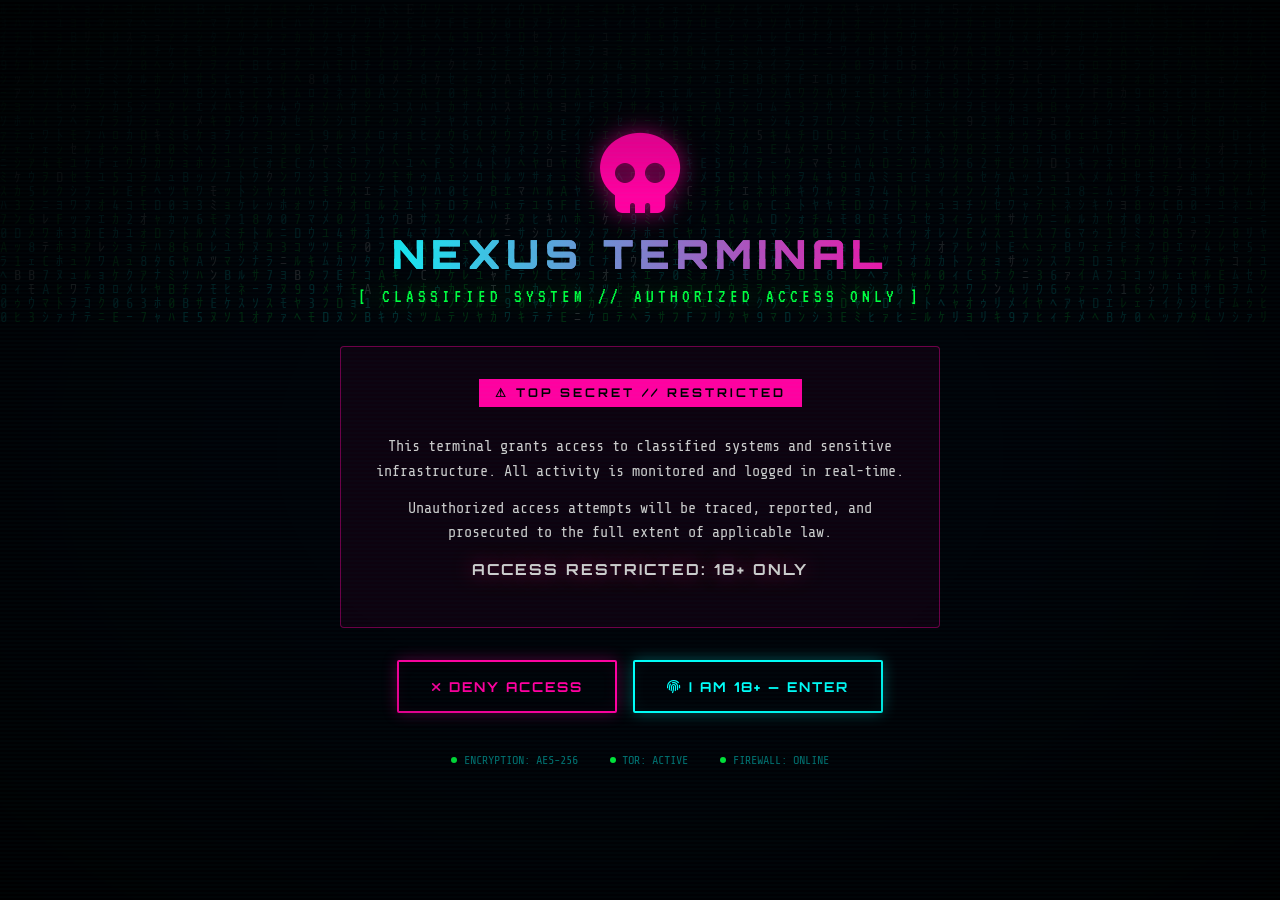
<file: index.html>
<!DOCTYPE html>
<html lang="en">
<head>
    <meta charset="UTF-8">
    <meta name="viewport" content="width=device-width, initial-scale=1.0">
    <title>NEXUS TERMINAL | Restricted Access</title>
    <link rel="preconnect" href="https://fonts.googleapis.com">
    <link href="https://fonts.googleapis.com/css2?family=Share+Tech+Mono&family=Orbitron:wght@400;700;900&family=VT323&display=swap" rel="stylesheet">
    <link rel="stylesheet" href="https://cdnjs.cloudflare.com/ajax/libs/font-awesome/6.4.0/css/all.min.css">
    <style>
        :root {
            --neon-cyan: #00fff9;
            --neon-pink: #ff00a0;
            --neon-green: #00ff41;
            --neon-purple: #b700ff;
            --neon-yellow: #ffe000;
            --dark: #030712;
            --darker: #010409;
            --panel: rgba(0,255,249,0.04);
            --border: rgba(0,255,249,0.2);
            --glow-cyan: 0 0 20px rgba(0,255,249,0.5), 0 0 40px rgba(0,255,249,0.2);
            --glow-pink: 0 0 20px rgba(255,0,160,0.5), 0 0 40px rgba(255,0,160,0.2);
            --glow-green: 0 0 20px rgba(0,255,65,0.5);
        }
        * { margin: 0; padding: 0; box-sizing: border-box; }
        body {
            font-family: 'Share Tech Mono', monospace;
            background: var(--darker);
            color: var(--neon-cyan);
            min-height: 100vh;
            overflow: hidden;
            position: relative;
        }
        /* Matrix Rain Canvas */
        #matrixCanvas {
            position: fixed;
            top: 0; left: 0;
            width: 100%; height: 100%;
            z-index: 0;
            opacity: 0.15;
        }
        /* Scanlines */
        body::before {
            content: '';
            position: fixed;
            top: 0; left: 0;
            width: 100%; height: 100%;
            background: repeating-linear-gradient(
                0deg,
                transparent,
                transparent 2px,
                rgba(0,255,249,0.015) 2px,
                rgba(0,255,249,0.015) 4px
            );
            pointer-events: none;
            z-index: 999;
        }
        /* Vignette */
        body::after {
            content: '';
            position: fixed;
            top: 0; left: 0;
            width: 100%; height: 100%;
            background: radial-gradient(ellipse at center, transparent 40%, rgba(0,0,0,0.8) 100%);
            pointer-events: none;
            z-index: 998;
        }

        .gate-container {
            position: relative;
            z-index: 10;
            min-height: 100vh;
            display: flex;
            align-items: center;
            justify-content: center;
            padding: 2rem;
        }

        .gate-box {
            max-width: 600px;
            width: 100%;
            text-align: center;
            animation: bootUp 1s ease-out;
        }

        @keyframes bootUp {
            from { opacity: 0; transform: translateY(30px) scale(0.95); }
            to { opacity: 1; transform: translateY(0) scale(1); }
        }

        .skull-icon {
            font-size: 5rem;
            color: var(--neon-pink);
            text-shadow: var(--glow-pink);
            animation: pulseGlow 2s ease-in-out infinite;
            margin-bottom: 1rem;
            display: block;
        }

        @keyframes pulseGlow {
            0%, 100% { text-shadow: 0 0 20px rgba(255,0,160,0.5), 0 0 40px rgba(255,0,160,0.2); }
            50% { text-shadow: 0 0 40px rgba(255,0,160,0.9), 0 0 80px rgba(255,0,160,0.5), 0 0 120px rgba(255,0,160,0.3); }
        }

        .gate-title {
            font-family: 'Orbitron', sans-serif;
            font-size: 2.5rem;
            font-weight: 900;
            letter-spacing: 6px;
            text-transform: uppercase;
            margin-bottom: 0.5rem;
            background: linear-gradient(90deg, var(--neon-cyan), var(--neon-pink), var(--neon-cyan));
            background-size: 200%;
            -webkit-background-clip: text;
            -webkit-text-fill-color: transparent;
            animation: shimmer 3s linear infinite;
        }

        @keyframes shimmer {
            to { background-position: 200% center; }
        }

        .gate-subtitle {
            font-family: 'VT323', monospace;
            font-size: 1.2rem;
            color: var(--neon-green);
            letter-spacing: 4px;
            margin-bottom: 2.5rem;
            text-shadow: var(--glow-green);
        }

        .warning-panel {
            background: rgba(255,0,160,0.05);
            border: 1px solid rgba(255,0,160,0.4);
            border-radius: 4px;
            padding: 2rem;
            margin-bottom: 2rem;
            position: relative;
            overflow: hidden;
        }

        .warning-panel::before {
            content: '';
            position: absolute;
            top: 0; left: -100%;
            width: 100%; height: 2px;
            background: linear-gradient(90deg, transparent, var(--neon-pink), transparent);
            animation: scanBeam 3s linear infinite;
        }

        @keyframes scanBeam {
            to { left: 100%; }
        }

        .warning-panel p {
            margin: 0.8rem 0;
            color: #ccc;
            font-size: 0.95rem;
            line-height: 1.6;
        }

        .restricted-badge {
            display: inline-block;
            background: var(--neon-pink);
            color: #000;
            font-family: 'Orbitron', sans-serif;
            font-weight: 700;
            font-size: 0.75rem;
            padding: 0.4rem 1rem;
            letter-spacing: 3px;
            margin-bottom: 1rem;
        }

        .age-text {
            font-family: 'Orbitron', sans-serif;
            color: var(--neon-pink);
            font-size: 1.1rem;
            font-weight: 700;
            letter-spacing: 2px;
            text-shadow: var(--glow-pink);
            margin-top: 1rem;
        }

        .gate-buttons {
            display: flex;
            gap: 1rem;
            justify-content: center;
            margin-top: 2rem;
        }

        .gate-btn {
            font-family: 'Orbitron', sans-serif;
            font-size: 0.85rem;
            font-weight: 700;
            letter-spacing: 2px;
            padding: 1rem 2rem;
            border: none;
            border-radius: 2px;
            cursor: pointer;
            transition: all 0.3s;
            text-transform: uppercase;
            position: relative;
            overflow: hidden;
        }

        .gate-btn::before {
            content: '';
            position: absolute;
            top: 50%; left: 50%;
            width: 0; height: 0;
            background: rgba(255,255,255,0.1);
            border-radius: 50%;
            transform: translate(-50%, -50%);
            transition: width 0.6s, height 0.6s;
        }

        .gate-btn:hover::before { width: 300px; height: 300px; }

        .btn-deny {
            background: transparent;
            color: var(--neon-pink);
            border: 2px solid var(--neon-pink);
            box-shadow: 0 0 15px rgba(255,0,160,0.3), inset 0 0 15px rgba(255,0,160,0.05);
        }
        .btn-deny:hover {
            background: var(--neon-pink);
            color: #000;
            box-shadow: 0 0 30px rgba(255,0,160,0.7);
        }

        .btn-enter {
            background: transparent;
            color: var(--neon-cyan);
            border: 2px solid var(--neon-cyan);
            box-shadow: 0 0 15px rgba(0,255,249,0.3), inset 0 0 15px rgba(0,255,249,0.05);
        }
        .btn-enter:hover {
            background: var(--neon-cyan);
            color: #000;
            box-shadow: 0 0 30px rgba(0,255,249,0.7);
        }

        .system-info-bar {
            margin-top: 2.5rem;
            display: flex;
            justify-content: center;
            gap: 2rem;
            font-size: 0.75rem;
            color: rgba(0,255,249,0.5);
        }

        .sys-stat { display: flex; align-items: center; gap: 0.4rem; }
        .sys-dot { width: 6px; height: 6px; border-radius: 50%; background: var(--neon-green); animation: blink 1.5s ease-in-out infinite; }
        @keyframes blink { 0%,100%{opacity:1} 50%{opacity:0.2} }

        /* Glitch text effect */
        .glitch {
            position: relative;
        }
        .glitch::before, .glitch::after {
            content: attr(data-text);
            position: absolute;
            top: 0; left: 0;
            width: 100%; height: 100%;
            background: linear-gradient(90deg, var(--neon-cyan), var(--neon-pink), var(--neon-cyan));
            background-size: 200%;
            -webkit-background-clip: text;
            -webkit-text-fill-color: transparent;
        }
        .glitch::before {
            animation: glitch1 4s infinite;
            clip-path: polygon(0 20%, 100% 20%, 100% 40%, 0 40%);
        }
        .glitch::after {
            animation: glitch2 4s infinite;
            clip-path: polygon(0 60%, 100% 60%, 100% 80%, 0 80%);
        }
        @keyframes glitch1 {
            0%,90%,100% { transform: translate(0); }
            92% { transform: translate(-3px, 2px); }
            94% { transform: translate(3px, -2px); }
            96% { transform: translate(-2px, 0); }
        }
        @keyframes glitch2 {
            0%,90%,100% { transform: translate(0); }
            92% { transform: translate(3px, 2px); }
            94% { transform: translate(-3px, -2px); }
            96% { transform: translate(2px, 0); }
        }
    </style>
</head>
<body>
    <canvas id="matrixCanvas"></canvas>
    <div class="gate-container">
        <div class="gate-box">
            <i class="fas fa-skull skull-icon"></i>
            <h1 class="gate-title glitch" data-text="NEXUS TERMINAL">NEXUS TERMINAL</h1>
            <p class="gate-subtitle">[ CLASSIFIED SYSTEM // AUTHORIZED ACCESS ONLY ]</p>

            <div class="warning-panel">
                <div class="restricted-badge">⚠ TOP SECRET // RESTRICTED</div>
                <p>This terminal grants access to classified systems and sensitive infrastructure. All activity is monitored and logged in real-time.</p>
                <p>Unauthorized access attempts will be traced, reported, and prosecuted to the full extent of applicable law.</p>
                <p class="age-text">ACCESS RESTRICTED: 18+ ONLY</p>
            </div>

            <div class="gate-buttons">
                <button class="gate-btn btn-deny" onclick="denyAccess()">
                    <i class="fas fa-times"></i> DENY ACCESS
                </button>
                <button class="gate-btn btn-enter" onclick="verifyAndEnter(this)">
                    <i class="fas fa-fingerprint"></i> I AM 18+ — ENTER
                </button>
            </div>

            <div class="system-info-bar">
                <span class="sys-stat"><span class="sys-dot"></span> ENCRYPTION: AES-256</span>
                <span class="sys-stat"><span class="sys-dot"></span> TOR: ACTIVE</span>
                <span class="sys-stat"><span class="sys-dot"></span> FIREWALL: ONLINE</span>
            </div>
        </div>
    </div>

    <script>
        // Matrix Rain
        const canvas = document.getElementById('matrixCanvas');
        const ctx = canvas.getContext('2d');
        canvas.width = window.innerWidth;
        canvas.height = window.innerHeight;
        const chars = 'ｦｧｨｩｪｫｬｭｮｯｰｱｲｳｴｵｶｷｸｹｺｻｼｽｾｿﾀﾁﾂﾃﾄﾅﾆﾇﾈﾉﾊﾋﾌﾍﾎﾏﾐﾑﾒﾓﾔﾕﾖﾗﾘﾙﾚﾛﾜﾝ0123456789ABCDEF'.split('');
        const fontSize = 14;
        const columns = Math.floor(canvas.width / fontSize);
        const drops = Array(columns).fill(1);

        function drawMatrix() {
            ctx.fillStyle = 'rgba(1,4,9,0.05)';
            ctx.fillRect(0, 0, canvas.width, canvas.height);
            ctx.fillStyle = '#00fff9';
            ctx.font = fontSize + 'px Share Tech Mono';
            drops.forEach((y, i) => {
                const char = chars[Math.floor(Math.random() * chars.length)];
                ctx.fillStyle = Math.random() > 0.95 ? '#fff' : (Math.random() > 0.5 ? '#00fff9' : '#00ff41');
                ctx.fillText(char, i * fontSize, y * fontSize);
                if (y * fontSize > canvas.height && Math.random() > 0.975) drops[i] = 0;
                drops[i]++;
            });
        }
        setInterval(drawMatrix, 50);
        window.addEventListener('resize', () => { canvas.width = window.innerWidth; canvas.height = window.innerHeight; });

        function verifyAndEnter(btn) {
            btn.innerHTML = '<i class="fas fa-circle-notch fa-spin"></i> SCANNING BIOMETRICS...';
            btn.disabled = true;
            setTimeout(() => {
                btn.innerHTML = '<i class="fas fa-check"></i> ACCESS GRANTED';
                btn.style.background = 'var(--neon-cyan)';
                btn.style.color = '#000';
                setTimeout(() => {
                    sessionStorage.setItem('nexusVerified', 'true');
                    sessionStorage.setItem('verifyTime', Date.now());
                    window.location.href = 'terminal.html';
                }, 800);
            }, 2000);
        }

        function denyAccess() {
            document.body.innerHTML = `
                <canvas id="matrixCanvas" style="position:fixed;top:0;left:0;width:100%;height:100%;opacity:0.1;z-index:0"></canvas>
                <div style="position:relative;z-index:10;min-height:100vh;display:flex;align-items:center;justify-content:center;flex-direction:column;text-align:center;gap:2rem;padding:2rem;">
                    <i class="fas fa-ban" style="font-size:6rem;color:#ff00a0;text-shadow:0 0 30px #ff00a0;"></i>
                    <h1 style="font-family:Orbitron,sans-serif;font-size:2rem;color:#ff00a0;letter-spacing:5px;text-shadow:0 0 20px #ff00a0;">ACCESS DENIED</h1>
                    <p style="color:#666;max-width:400px;">You have declined access. This session has been logged for security purposes.</p>
                    <button onclick="location.reload()" style="font-family:Orbitron,sans-serif;font-size:0.8rem;padding:1rem 2rem;background:transparent;border:2px solid #00fff9;color:#00fff9;cursor:pointer;letter-spacing:2px;text-transform:uppercase;">↩ RETURN</button>
                </div>`;
        }

        // Check if already verified
        const v = sessionStorage.getItem('nexusVerified');
        const vt = sessionStorage.getItem('verifyTime');
        if (v === 'true' && vt && (Date.now() - vt) / 3600000 < 24) {
            window.location.href = 'terminal.html';
        }
    </script>
</body>
</html>
</file>
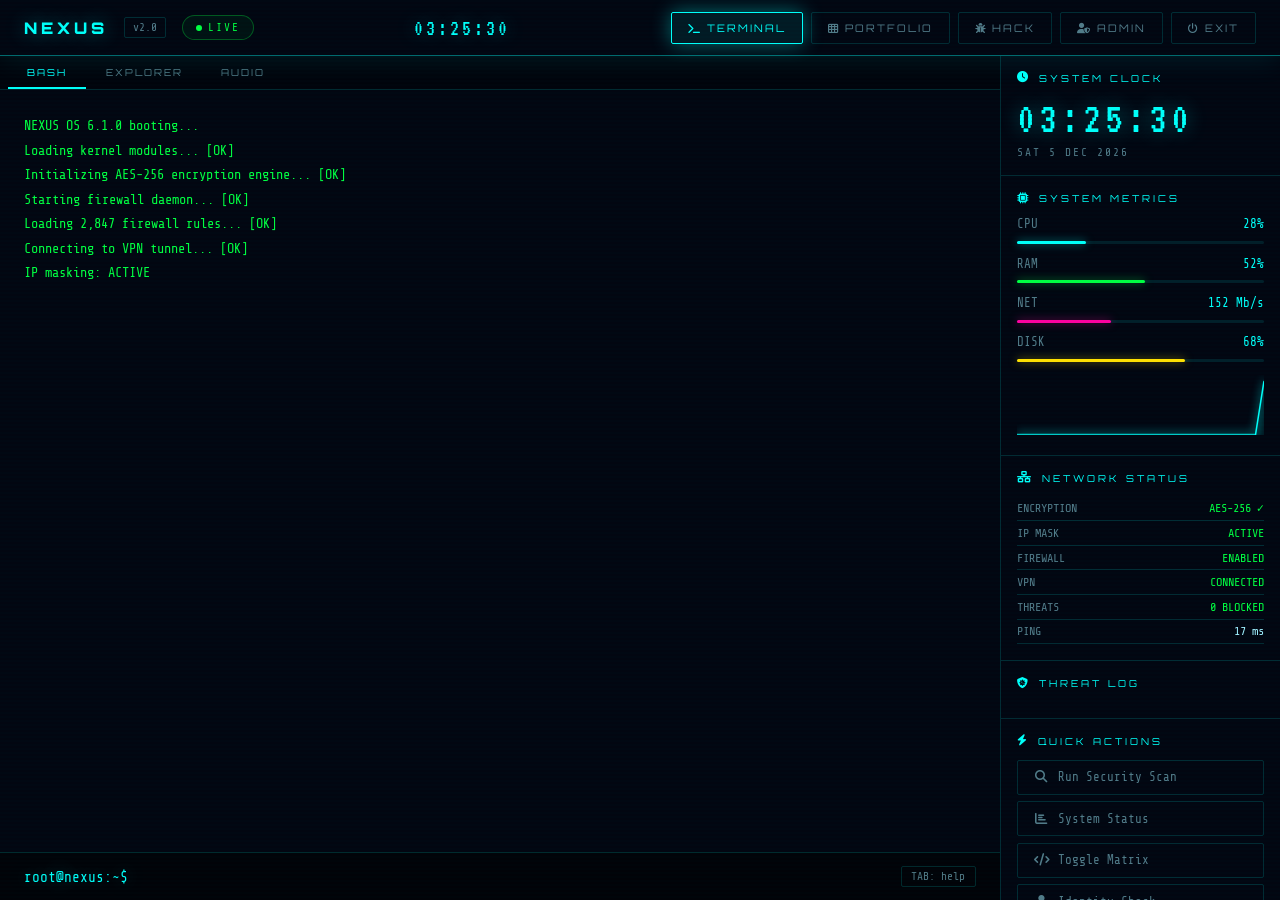
<file: terminal.html>
<!DOCTYPE html>
<html lang="en">
<head>
    <meta charset="UTF-8">
    <meta name="viewport" content="width=device-width, initial-scale=1.0">
    <title>NEXUS TERMINAL v2.0 | Command Interface</title>
    <link rel="preconnect" href="https://fonts.googleapis.com">
    <link href="https://fonts.googleapis.com/css2?family=Share+Tech+Mono&family=Orbitron:wght@400;700;900&family=VT323&display=swap" rel="stylesheet">
    <link rel="stylesheet" href="https://cdnjs.cloudflare.com/ajax/libs/font-awesome/6.4.0/css/all.min.css">
    <style>
        :root {
            --cyan: #00fff9;
            --pink: #ff00a0;
            --green: #00ff41;
            --purple: #b700ff;
            --yellow: #ffe000;
            --orange: #ff6b00;
            --dark: #030712;
            --panel: rgba(0,255,249,0.03);
            --border: rgba(0,255,249,0.15);
            --border-bright: rgba(0,255,249,0.4);
            --text: #a0f0ff;
            --text-dim: rgba(160,240,255,0.5);
            --glow-c: 0 0 20px rgba(0,255,249,0.4);
            --glow-p: 0 0 20px rgba(255,0,160,0.4);
            --glow-g: 0 0 20px rgba(0,255,65,0.4);
        }
        * { margin: 0; padding: 0; box-sizing: border-box; }
        body { font-family: 'Share Tech Mono', monospace; background: var(--dark); color: var(--text); overflow: hidden; height: 100vh; }

        /* Scanlines */
        body::before {
            content: '';
            position: fixed; top: 0; left: 0; width: 100%; height: 100%;
            background: repeating-linear-gradient(0deg, transparent, transparent 2px, rgba(0,255,249,0.012) 2px, rgba(0,255,249,0.012) 4px);
            pointer-events: none; z-index: 9999;
        }

        #matrixCanvas { position: fixed; top: 0; left: 0; width: 100%; height: 100%; z-index: 0; opacity: 0; transition: opacity 1s; pointer-events: none; }
        #matrixCanvas.active { opacity: 0.12; }

        /* Main Layout */
        .app { position: relative; z-index: 1; display: grid; grid-template-rows: 56px 1fr; grid-template-columns: 1fr 280px; height: 100vh; }

        /* Header */
        .header {
            grid-column: 1 / -1;
            background: rgba(3,7,18,0.95);
            border-bottom: 1px solid var(--border-bright);
            display: flex; align-items: center; justify-content: space-between;
            padding: 0 1.5rem;
            backdrop-filter: blur(10px);
            box-shadow: 0 2px 30px rgba(0,255,249,0.1);
        }
        .header-brand { display: flex; align-items: center; gap: 1rem; }
        .brand-name { font-family: 'Orbitron', sans-serif; font-size: 1rem; font-weight: 900; letter-spacing: 4px; color: var(--cyan); text-shadow: var(--glow-c); }
        .brand-version { font-size: 0.7rem; color: var(--text-dim); border: 1px solid var(--border); padding: 0.2rem 0.5rem; border-radius: 2px; }
        .status-pill { display: flex; align-items: center; gap: 0.4rem; font-size: 0.7rem; letter-spacing: 2px; color: var(--green); padding: 0.3rem 0.8rem; border: 1px solid rgba(0,255,65,0.3); border-radius: 20px; background: rgba(0,255,65,0.05); }
        .live-dot { width: 6px; height: 6px; border-radius: 50%; background: var(--green); animation: blink 1s ease-in-out infinite; }
        @keyframes blink { 0%,100%{opacity:1} 50%{opacity:0.2} }

        .header-nav { display: flex; gap: 0.5rem; }
        .nav-btn {
            font-family: 'Orbitron', sans-serif; font-size: 0.65rem; letter-spacing: 2px; padding: 0.5rem 1rem;
            background: transparent; border: 1px solid var(--border); color: var(--text-dim);
            cursor: pointer; transition: all 0.2s; border-radius: 2px; text-transform: uppercase;
        }
        .nav-btn:hover, .nav-btn.active { background: rgba(0,255,249,0.08); border-color: var(--cyan); color: var(--cyan); box-shadow: var(--glow-c); }
        .nav-btn.pink:hover { background: rgba(255,0,160,0.08); border-color: var(--pink); color: var(--pink); box-shadow: var(--glow-p); }
        .nav-btn.danger:hover { background: rgba(255,0,64,0.1); border-color: #ff0040; color: #ff0040; }

        /* Clock in header */
        .header-clock { font-family: 'VT323', monospace; font-size: 1.4rem; color: var(--cyan); text-shadow: var(--glow-c); letter-spacing: 3px; }

        /* Terminal Area */
        .terminal-area { display: flex; flex-direction: column; overflow: hidden; background: rgba(3,7,18,0.98); }
        .terminal-tabs { display: flex; align-items: center; gap: 0; border-bottom: 1px solid var(--border); background: rgba(0,0,0,0.3); padding: 0 0.5rem; }
        .tab {
            font-family: 'Orbitron', sans-serif; font-size: 0.6rem; letter-spacing: 2px; padding: 0.6rem 1.2rem;
            cursor: pointer; color: var(--text-dim); border-bottom: 2px solid transparent; transition: all 0.2s; text-transform: uppercase;
        }
        .tab.active { color: var(--cyan); border-bottom-color: var(--cyan); }
        .tab:hover { color: var(--text); }

        .terminal-output {
            flex: 1; overflow-y: auto; padding: 1.5rem;
            scrollbar-width: thin; scrollbar-color: var(--cyan) transparent;
        }
        .terminal-output::-webkit-scrollbar { width: 4px; }
        .terminal-output::-webkit-scrollbar-thumb { background: var(--cyan); border-radius: 2px; }

        /* Boot sequence */
        .boot-line { opacity: 0; animation: fadeIn 0.1s forwards; color: var(--green); font-size: 0.85rem; line-height: 1.8; }
        @keyframes fadeIn { to { opacity: 1; } }
        .boot-ok { color: var(--green); }
        .boot-warn { color: var(--yellow); }
        .boot-err { color: var(--pink); }

        /* Command line */
        .cmd-line { display: flex; align-items: flex-start; gap: 0.5rem; margin: 0.3rem 0; }
        .cmd-prompt { color: var(--cyan); flex-shrink: 0; font-size: 0.9rem; text-shadow: var(--glow-c); }
        .cmd-user { color: var(--green); }
        .cmd-text { color: var(--yellow); }

        .cmd-output {
            margin: 0.3rem 0 0.8rem 1.5rem; padding: 0.8rem 1rem;
            background: rgba(0,255,249,0.03); border-left: 2px solid var(--border-bright);
            font-size: 0.85rem; line-height: 1.8; white-space: pre-wrap; word-break: break-all;
        }
        .cmd-output.err { border-left-color: var(--pink); color: var(--pink); background: rgba(255,0,160,0.03); }
        .cmd-output.success { border-left-color: var(--green); }
        .cmd-output.warn { border-left-color: var(--yellow); color: var(--yellow); background: rgba(255,224,0,0.03); }

        /* Input Line */
        .input-bar {
            display: flex; align-items: center; gap: 0.8rem;
            padding: 0.8rem 1.5rem; border-top: 1px solid var(--border);
            background: rgba(0,0,0,0.5);
        }
        .input-prompt { color: var(--cyan); font-size: 0.9rem; white-space: nowrap; flex-shrink: 0; text-shadow: var(--glow-c); }
        .terminal-input {
            flex: 1; background: transparent; border: none; color: var(--text);
            font-family: 'Share Tech Mono', monospace; font-size: 0.9rem;
            outline: none; caret-color: var(--cyan);
        }
        .input-suggestions {
            font-size: 0.7rem; color: var(--text-dim); flex-shrink: 0;
            padding: 0.2rem 0.6rem; border: 1px solid var(--border); border-radius: 2px;
            cursor: pointer; transition: all 0.2s;
        }
        .input-suggestions:hover { color: var(--cyan); border-color: var(--cyan); }

        /* Sidebar */
        .sidebar {
            background: rgba(3,7,18,0.95); border-left: 1px solid var(--border);
            display: flex; flex-direction: column; overflow-y: auto; overflow-x: hidden;
            scrollbar-width: thin; scrollbar-color: var(--border) transparent;
        }

        /* Widget Sections */
        .widget { border-bottom: 1px solid var(--border); padding: 1rem; }
        .widget-title { font-family: 'Orbitron', sans-serif; font-size: 0.6rem; letter-spacing: 3px; color: var(--cyan); text-transform: uppercase; margin-bottom: 0.8rem; display: flex; align-items: center; gap: 0.5rem; }
        .widget-title i { font-size: 0.7rem; }

        /* Clock Widget */
        .big-clock { font-family: 'VT323', monospace; font-size: 2.8rem; color: var(--cyan); text-shadow: var(--glow-c); line-height: 1; letter-spacing: 4px; }
        .big-date { font-size: 0.7rem; color: var(--text-dim); margin-top: 0.3rem; letter-spacing: 2px; }

        /* System Stats */
        .stat-row { display: flex; justify-content: space-between; align-items: center; margin-bottom: 0.6rem; font-size: 0.78rem; }
        .stat-label { color: var(--text-dim); }
        .stat-val { color: var(--cyan); }
        .stat-bar { width: 100%; height: 3px; background: rgba(0,255,249,0.1); border-radius: 2px; margin-bottom: 0.8rem; }
        .stat-fill { height: 100%; border-radius: 2px; transition: width 0.5s ease; }
        .fill-green { background: var(--green); box-shadow: 0 0 8px rgba(0,255,65,0.5); }
        .fill-cyan { background: var(--cyan); box-shadow: 0 0 8px rgba(0,255,249,0.5); }
        .fill-pink { background: var(--pink); box-shadow: 0 0 8px rgba(255,0,160,0.5); }
        .fill-yellow { background: var(--yellow); box-shadow: 0 0 8px rgba(255,224,0,0.5); }

        /* Network Widget */
        .net-item { display: flex; justify-content: space-between; font-size: 0.75rem; padding: 0.3rem 0; border-bottom: 1px solid var(--border); }
        .net-label { color: var(--text-dim); }
        .net-val.secure { color: var(--green); }
        .net-val.warn { color: var(--yellow); }

        /* Threat Log */
        .threat-item { font-size: 0.72rem; padding: 0.4rem 0; border-bottom: 1px solid var(--border); display: flex; gap: 0.5rem; align-items: flex-start; }
        .threat-time { color: var(--text-dim); flex-shrink: 0; }
        .threat-msg { color: var(--yellow); }
        .threat-msg.blocked { color: var(--green); }
        .threat-msg.critical { color: var(--pink); }

        /* Quick actions */
        .action-btn {
            width: 100%; margin-bottom: 0.4rem; padding: 0.6rem 1rem;
            background: transparent; border: 1px solid var(--border); color: var(--text-dim);
            cursor: pointer; font-family: 'Share Tech Mono', monospace; font-size: 0.78rem;
            text-align: left; border-radius: 2px; transition: all 0.2s;
            display: flex; align-items: center; gap: 0.6rem;
        }
        .action-btn:hover { border-color: var(--cyan); color: var(--cyan); background: rgba(0,255,249,0.05); box-shadow: var(--glow-c); }
        .action-btn i { width: 14px; text-align: center; }

        /* Mini chart */
        #netChart { width: 100%; height: 60px; }

        /* Tab panels */
        .tab-panel { display: none; }
        .tab-panel.active { display: block; }

        /* Hack Game */
        .hack-container { padding: 1rem; }
        .hack-title { font-family: 'Orbitron', sans-serif; font-size: 0.8rem; color: var(--pink); letter-spacing: 3px; margin-bottom: 1rem; text-shadow: var(--glow-p); }
        .hack-grid { display: grid; grid-template-columns: repeat(8, 1fr); gap: 4px; margin-bottom: 1rem; }
        .hack-cell {
            height: 36px; border: 1px solid var(--border); display: flex; align-items: center; justify-content: center;
            font-size: 0.8rem; cursor: pointer; transition: all 0.15s; border-radius: 2px;
            background: rgba(0,255,249,0.02);
        }
        .hack-cell:hover { background: rgba(0,255,249,0.1); border-color: var(--cyan); }
        .hack-cell.selected { background: rgba(0,255,249,0.15); border-color: var(--cyan); color: var(--cyan); }
        .hack-cell.correct { background: rgba(0,255,65,0.15); border-color: var(--green); color: var(--green); animation: pulse 0.3s; }
        .hack-cell.wrong { background: rgba(255,0,160,0.15); border-color: var(--pink); color: var(--pink); }
        .hack-info { display: flex; justify-content: space-between; font-size: 0.8rem; margin-bottom: 0.8rem; }
        .hack-attempts { color: var(--pink); }
        .hack-target { color: var(--yellow); }
        .hack-progress { height: 6px; background: rgba(0,255,249,0.1); border-radius: 3px; margin-bottom: 1rem; }
        .hack-progress-fill { height: 100%; background: linear-gradient(90deg, var(--cyan), var(--pink)); border-radius: 3px; transition: width 0.3s; }
        .hack-log { font-size: 0.75rem; color: var(--text-dim); line-height: 1.8; height: 80px; overflow-y: auto; }
        .hack-btn {
            font-family: 'Orbitron', sans-serif; font-size: 0.7rem; letter-spacing: 2px; padding: 0.6rem 1.5rem;
            background: rgba(255,0,160,0.1); border: 1px solid var(--pink); color: var(--pink);
            cursor: pointer; transition: all 0.2s; margin-top: 0.5rem;
        }
        .hack-btn:hover { background: var(--pink); color: #000; box-shadow: var(--glow-p); }

        /* File System */
        .fs-container { padding: 1rem; }
        .fs-path { font-size: 0.8rem; color: var(--cyan); margin-bottom: 0.8rem; padding: 0.4rem 0.8rem; border: 1px solid var(--border); background: rgba(0,255,249,0.03); }
        .fs-item { display: flex; align-items: center; gap: 0.6rem; padding: 0.4rem 0.6rem; cursor: pointer; transition: all 0.15s; border-radius: 2px; font-size: 0.82rem; }
        .fs-item:hover { background: rgba(0,255,249,0.06); }
        .fs-item.dir { color: var(--cyan); }
        .fs-item.file { color: var(--text-dim); }
        .fs-item.exec { color: var(--green); }
        .fs-item i { width: 14px; text-align: center; }

        /* Portfolio */
        .portfolio-grid { display: grid; grid-template-columns: repeat(3, 1fr); gap: 1rem; padding: 1rem; }
        .port-card {
            background: rgba(0,255,249,0.03); border: 1px solid var(--border); border-radius: 4px;
            padding: 1rem; cursor: pointer; transition: all 0.3s; position: relative; overflow: hidden;
        }
        .port-card::before {
            content: ''; position: absolute; top: -50%; left: -50%; width: 200%; height: 200%;
            background: linear-gradient(45deg, transparent, rgba(0,255,249,0.05), transparent);
            transform: rotate(45deg); transition: left 0.6s;
        }
        .port-card:hover { border-color: var(--cyan); box-shadow: var(--glow-c); transform: translateY(-3px); }
        .port-card:hover::before { left: 150%; }
        .port-icon { font-size: 2rem; margin-bottom: 0.8rem; }
        .port-name { font-family: 'Orbitron', sans-serif; font-size: 0.7rem; color: var(--cyan); letter-spacing: 2px; margin-bottom: 0.5rem; }
        .port-desc { font-size: 0.75rem; color: var(--text-dim); line-height: 1.5; }
        .port-tag { display: inline-block; font-size: 0.6rem; padding: 0.2rem 0.5rem; margin-top: 0.5rem; border: 1px solid var(--border); border-radius: 2px; color: var(--yellow); }

        /* Admin Modal */
        .modal-overlay {
            display: none; position: fixed; top: 0; left: 0; width: 100%; height: 100%;
            background: rgba(0,0,0,0.85); z-index: 1000; align-items: center; justify-content: center;
            backdrop-filter: blur(4px);
        }
        .modal-overlay.open { display: flex; }
        .modal-box {
            background: rgba(3,7,18,0.98); border: 1px solid var(--pink); border-radius: 4px;
            padding: 2.5rem; width: 420px; max-width: 90vw;
            box-shadow: 0 0 60px rgba(255,0,160,0.3);
            animation: modalIn 0.3s ease-out;
        }
        @keyframes modalIn { from { opacity:0; transform: scale(0.9) translateY(-20px); } to { opacity:1; transform: none; } }
        .modal-icon { text-align: center; margin-bottom: 1.5rem; }
        .modal-icon i { font-size: 3rem; color: var(--pink); text-shadow: var(--glow-p); }
        .modal-title { font-family: 'Orbitron', sans-serif; text-align: center; letter-spacing: 4px; color: var(--pink); margin-bottom: 0.5rem; font-size: 1rem; }
        .modal-sub { text-align: center; color: var(--text-dim); font-size: 0.75rem; letter-spacing: 2px; margin-bottom: 2rem; }
        .modal-input-wrap { position: relative; margin-bottom: 1rem; }
        .modal-input-wrap i { position: absolute; left: 1rem; top: 50%; transform: translateY(-50%); color: var(--pink); }
        .modal-input {
            width: 100%; padding: 0.9rem 0.9rem 0.9rem 2.8rem;
            background: rgba(255,0,160,0.05); border: 1px solid rgba(255,0,160,0.3); color: var(--text);
            font-family: 'Share Tech Mono', monospace; font-size: 0.9rem; outline: none; border-radius: 2px; transition: all 0.2s;
        }
        .modal-input:focus { border-color: var(--pink); box-shadow: 0 0 15px rgba(255,0,160,0.2); }
        .modal-submit {
            width: 100%; padding: 1rem; background: rgba(255,0,160,0.1); border: 1px solid var(--pink);
            color: var(--pink); font-family: 'Orbitron', sans-serif; font-size: 0.75rem; letter-spacing: 3px;
            cursor: pointer; transition: all 0.3s; margin-top: 0.5rem;
        }
        .modal-submit:hover { background: var(--pink); color: #000; box-shadow: var(--glow-p); }
        .modal-close { position: absolute; top: 1rem; right: 1rem; background: none; border: none; color: var(--text-dim); font-size: 1.2rem; cursor: pointer; }
        .modal-close:hover { color: var(--pink); }
        .modal-box-inner { position: relative; }

        /* Music Player */
        .music-player { padding: 1rem; }
        .now-playing { display: flex; align-items: center; gap: 0.8rem; margin-bottom: 1rem; }
        .track-art { width: 50px; height: 50px; background: linear-gradient(135deg, var(--purple), var(--pink)); border-radius: 4px; display: flex; align-items: center; justify-content: center; font-size: 1.5rem; flex-shrink: 0; }
        .track-art.spinning { animation: spin 4s linear infinite; }
        @keyframes spin { to { transform: rotate(360deg); } }
        .track-info { flex: 1; min-width: 0; }
        .track-name { font-size: 0.82rem; color: var(--cyan); white-space: nowrap; overflow: hidden; text-overflow: ellipsis; }
        .track-artist { font-size: 0.72rem; color: var(--text-dim); }
        .music-controls { display: flex; align-items: center; justify-content: center; gap: 1rem; margin-bottom: 1rem; }
        .music-btn { background: none; border: 1px solid var(--border); color: var(--text-dim); width: 34px; height: 34px; border-radius: 50%; cursor: pointer; transition: all 0.2s; display: flex; align-items: center; justify-content: center; font-size: 0.9rem; }
        .music-btn:hover { border-color: var(--cyan); color: var(--cyan); box-shadow: var(--glow-c); }
        .music-btn.play { border-color: var(--cyan); color: var(--cyan); background: rgba(0,255,249,0.1); width: 44px; height: 44px; font-size: 1.1rem; }
        .music-btn.play:hover { background: var(--cyan); color: #000; }
        .music-progress { position: relative; margin-bottom: 0.5rem; }
        .progress-bg { width: 100%; height: 3px; background: rgba(0,255,249,0.1); border-radius: 2px; cursor: pointer; }
        .progress-fill { height: 100%; background: linear-gradient(90deg, var(--cyan), var(--purple)); border-radius: 2px; transition: width 0.1s linear; }
        .progress-times { display: flex; justify-content: space-between; font-size: 0.68rem; color: var(--text-dim); margin-top: 0.4rem; }
        .volume-row { display: flex; align-items: center; gap: 0.6rem; margin-top: 0.5rem; }
        .volume-row i { color: var(--text-dim); font-size: 0.8rem; }
        .vol-slider { flex: 1; -webkit-appearance: none; height: 3px; background: rgba(0,255,249,0.2); border-radius: 2px; outline: none; cursor: pointer; }
        .vol-slider::-webkit-slider-thumb { -webkit-appearance: none; width: 12px; height: 12px; border-radius: 50%; background: var(--cyan); cursor: pointer; }
        .playlist { margin-top: 1rem; border-top: 1px solid var(--border); padding-top: 0.8rem; }
        .playlist-item { display: flex; align-items: center; gap: 0.6rem; padding: 0.4rem 0.4rem; border-radius: 2px; cursor: pointer; transition: all 0.15s; font-size: 0.75rem; }
        .playlist-item:hover { background: rgba(0,255,249,0.06); }
        .playlist-item.active { color: var(--cyan); }
        .playlist-num { color: var(--text-dim); width: 16px; text-align: right; flex-shrink: 0; }
        .playlist-name { flex: 1; color: var(--text); }
        .playlist-item.active .playlist-name { color: var(--cyan); }
        .playlist-dur { color: var(--text-dim); flex-shrink: 0; }

        /* Spectrogram */
        #spectroCanvas { width: 100%; height: 40px; margin: 0.5rem 0; }

        /* Scrollbar */
        ::-webkit-scrollbar { width: 4px; height: 4px; }
        ::-webkit-scrollbar-track { background: transparent; }
        ::-webkit-scrollbar-thumb { background: var(--border-bright); border-radius: 2px; }

        /* Glitch animation */
        @keyframes glitchAnim {
            0%,100% { transform: translate(0); clip-path: none; }
            5% { transform: translate(-3px, 1px); clip-path: polygon(0 20%, 100% 20%, 100% 30%, 0 30%); }
            10% { transform: translate(3px, -1px); clip-path: polygon(0 60%, 100% 60%, 100% 70%, 0 70%); }
            15% { transform: translate(0); clip-path: none; }
        }

        @keyframes pulse { 0%,100%{transform:scale(1)} 50%{transform:scale(1.05)} }

        /* Responsive */
        @media (max-width: 900px) {
            .app { grid-template-columns: 1fr; }
            .sidebar { display: none; }
            .portfolio-grid { grid-template-columns: repeat(2, 1fr); }
        }
        @media (max-width: 500px) {
            .portfolio-grid { grid-template-columns: 1fr; }
        }

        /* ASCII art colors */
        .ascii-cyan { color: var(--cyan); }
        .ascii-pink { color: var(--pink); }

        /* Typing cursor */
        .typing::after { content: '█'; animation: blink 0.7s step-end infinite; }

        /* Autocomplete dropdown */
        .autocomplete-dropdown {
            position: absolute; bottom: 100%; left: 0; right: 0;
            background: rgba(3,7,18,0.98); border: 1px solid var(--border-bright);
            border-bottom: none; z-index: 100; display: none;
        }
        .autocomplete-item { padding: 0.4rem 1.5rem; font-size: 0.8rem; cursor: pointer; color: var(--text-dim); transition: all 0.15s; }
        .autocomplete-item:hover, .autocomplete-item.highlighted { background: rgba(0,255,249,0.08); color: var(--cyan); }
        .input-wrapper { position: relative; flex: 1; display: flex; align-items: center; }
    </style>
</head>
<body>
<canvas id="matrixCanvas"></canvas>

<div class="app">
    <!-- Header -->
    <header class="header">
        <div class="header-brand">
            <div class="brand-name">NEXUS</div>
            <div class="brand-version">v2.0</div>
            <div class="status-pill"><span class="live-dot"></span> LIVE</div>
        </div>
        <div class="header-clock" id="headerClock">00:00:00</div>
        <nav class="header-nav">
            <button class="nav-btn active" onclick="switchView('terminal')"><i class="fas fa-terminal"></i> TERMINAL</button>
            <button class="nav-btn" onclick="switchView('portfolio')"><i class="fas fa-th"></i> PORTFOLIO</button>
            <button class="nav-btn" onclick="switchView('hack')"><i class="fas fa-bug"></i> HACK</button>
            <button class="nav-btn pink" onclick="openAdmin()"><i class="fas fa-user-shield"></i> ADMIN</button>
            <button class="nav-btn danger" onclick="doLogout()"><i class="fas fa-power-off"></i> EXIT</button>
        </nav>
    </header>

    <!-- Main Terminal Panel -->
    <div class="terminal-area" id="mainPanel">
        <div class="terminal-tabs">
            <span class="tab active" onclick="switchTab('terminal','main-output')">BASH</span>
            <span class="tab" onclick="switchTab('filesystem','main-output')">EXPLORER</span>
            <span class="tab" onclick="switchTab('music','main-output')">AUDIO</span>
        </div>

        <!-- Terminal Output -->
        <div class="terminal-output" id="main-output">
            <!-- Boot sequence injected by JS -->
        </div>

        <!-- Input -->
        <div class="input-bar">
            <span class="input-prompt" id="currentPrompt">root@nexus:~$</span>
            <div class="input-wrapper">
                <div class="autocomplete-dropdown" id="autocomplete"></div>
                <input type="text" class="terminal-input" id="mainInput" autocomplete="off" spellcheck="false" autofocus>
            </div>
            <span class="input-suggestions" onclick="executeCommand('help')">TAB: help</span>
        </div>
    </div>

    <!-- Sidebar -->
    <aside class="sidebar">
        <!-- Clock -->
        <div class="widget">
            <div class="widget-title"><i class="fas fa-clock"></i> SYSTEM CLOCK</div>
            <div class="big-clock" id="bigClock">00:00:00</div>
            <div class="big-date" id="bigDate">LOADING...</div>
        </div>

        <!-- System Stats -->
        <div class="widget">
            <div class="widget-title"><i class="fas fa-microchip"></i> SYSTEM METRICS</div>
            <div class="stat-row"><span class="stat-label">CPU</span><span class="stat-val" id="cpuVal">0%</span></div>
            <div class="stat-bar"><div class="stat-fill fill-cyan" id="cpuBar" style="width:0%"></div></div>
            <div class="stat-row"><span class="stat-label">RAM</span><span class="stat-val" id="ramVal">0%</span></div>
            <div class="stat-bar"><div class="stat-fill fill-green" id="ramBar" style="width:0%"></div></div>
            <div class="stat-row"><span class="stat-label">NET</span><span class="stat-val" id="netVal">0 Mbps</span></div>
            <div class="stat-bar"><div class="stat-fill fill-pink" id="netBar" style="width:0%"></div></div>
            <div class="stat-row"><span class="stat-label">DISK</span><span class="stat-val" id="diskVal">0%</span></div>
            <div class="stat-bar"><div class="stat-fill fill-yellow" id="diskBar" style="width:0%"></div></div>
            <canvas id="netChart"></canvas>
        </div>

        <!-- Network -->
        <div class="widget">
            <div class="widget-title"><i class="fas fa-network-wired"></i> NETWORK STATUS</div>
            <div class="net-item"><span class="net-label">ENCRYPTION</span><span class="net-val secure">AES-256 ✓</span></div>
            <div class="net-item"><span class="net-label">IP MASK</span><span class="net-val secure">ACTIVE</span></div>
            <div class="net-item"><span class="net-label">FIREWALL</span><span class="net-val secure">ENABLED</span></div>
            <div class="net-item"><span class="net-label">VPN</span><span class="net-val secure">CONNECTED</span></div>
            <div class="net-item"><span class="net-label">THREATS</span><span class="net-val secure" id="threatCount">0 BLOCKED</span></div>
            <div class="net-item"><span class="net-label">PING</span><span class="net-val" id="pingVal">-- ms</span></div>
        </div>

        <!-- Threat Log -->
        <div class="widget">
            <div class="widget-title"><i class="fas fa-shield-virus"></i> THREAT LOG</div>
            <div id="threatLog" style="max-height:120px;overflow-y:auto;"></div>
        </div>

        <!-- Quick Actions -->
        <div class="widget">
            <div class="widget-title"><i class="fas fa-bolt"></i> QUICK ACTIONS</div>
            <button class="action-btn" onclick="executeCommand('scan')"><i class="fas fa-search"></i> Run Security Scan</button>
            <button class="action-btn" onclick="executeCommand('status')"><i class="fas fa-chart-bar"></i> System Status</button>
            <button class="action-btn" onclick="executeCommand('matrix')"><i class="fas fa-code"></i> Toggle Matrix</button>
            <button class="action-btn" onclick="executeCommand('whoami')"><i class="fas fa-user"></i> Identity Check</button>
            <button class="action-btn" onclick="executeCommand('clear')"><i class="fas fa-trash"></i> Clear Terminal</button>
        </div>
    </aside>
</div>

<!-- Admin Modal -->
<div class="modal-overlay" id="adminModal">
    <div class="modal-box-inner" style="position:relative">
        <div class="modal-box">
            <div class="modal-icon"><i class="fas fa-lock"></i></div>
            <div class="modal-title">ADMINISTRATOR ACCESS</div>
            <div class="modal-sub">ENCRYPTED AUTHENTICATION REQUIRED</div>
            <div class="modal-input-wrap">
                <i class="fas fa-user"></i>
                <input type="text" class="modal-input" id="adminUser" placeholder="USERNAME">
            </div>
            <div class="modal-input-wrap">
                <i class="fas fa-key"></i>
                <input type="password" class="modal-input" id="adminPass" placeholder="PASSWORD">
            </div>
            <button class="modal-submit" id="adminSubmit" onclick="doAdminLogin()">
                <i class="fas fa-sign-in-alt"></i> AUTHENTICATE
            </button>
            <button class="modal-close" onclick="closeAdmin()"><i class="fas fa-times"></i></button>
        </div>
    </div>
</div>

<script>
// ===================== MATRIX RAIN =====================
const canvas = document.getElementById('matrixCanvas');
const ctx = canvas.getContext('2d');
let matrixActive = false;

function resizeCanvas() { canvas.width = window.innerWidth; canvas.height = window.innerHeight; }
resizeCanvas();
window.addEventListener('resize', resizeCanvas);

const matrixChars = 'ｦｧｨｩｪｫｬｭｮｯｰｱｲｳｴｵｶｷｸｹｺｻｼｽｾｿﾀﾁﾂﾃﾄﾅﾆﾇﾈﾉﾊﾋﾌﾍﾎﾏﾐﾑﾒﾓﾔﾕﾖﾗﾘﾙﾚﾛﾜﾝABCDEFGHIJKLMNOP0123456789'.split('');
const matrixDrops = [];
const fs = 13;
let matrixCols = 0;

function initMatrix() {
    matrixCols = Math.floor(canvas.width / fs);
    for (let i = 0; i < matrixCols; i++) matrixDrops[i] = Math.random() * -100;
}
initMatrix();

function drawMatrix() {
    if (!matrixActive) return;
    ctx.fillStyle = 'rgba(3,7,18,0.06)';
    ctx.fillRect(0, 0, canvas.width, canvas.height);
    ctx.font = fs + 'px Share Tech Mono';
    matrixDrops.forEach((y, i) => {
        const c = matrixChars[Math.floor(Math.random() * matrixChars.length)];
        const r = Math.random();
        ctx.fillStyle = r > 0.97 ? '#fff' : (r > 0.6 ? '#00fff9' : '#00ff41');
        ctx.fillText(c, i * fs, y * fs);
        if (y * fs > canvas.height && Math.random() > 0.975) matrixDrops[i] = 0;
        matrixDrops[i] += 0.5;
    });
}
setInterval(drawMatrix, 40);

function toggleMatrix() {
    matrixActive = !matrixActive;
    canvas.classList.toggle('active', matrixActive);
    if (!matrixActive) { ctx.clearRect(0, 0, canvas.width, canvas.height); }
    return matrixActive ? 'Matrix rain activated. Welcome to the grid.' : 'Matrix rain deactivated.';
}

// ===================== CLOCK =====================
function updateClock() {
    const now = new Date();
    const t = now.toTimeString().split(' ')[0];
    const days = ['SUN','MON','TUE','WED','THU','FRI','SAT'];
    const months = ['JAN','FEB','MAR','APR','MAY','JUN','JUL','AUG','SEP','OCT','NOV','DEC'];
    const d = `${days[now.getDay()]} ${now.getDate()} ${months[now.getMonth()]} ${now.getFullYear()}`;
    document.getElementById('bigClock').textContent = t;
    document.getElementById('headerClock').textContent = t;
    document.getElementById('bigDate').textContent = d;
}
setInterval(updateClock, 1000);
updateClock();

// ===================== SYSTEM STATS =====================
let netHistory = new Array(30).fill(0);
function updateStats() {
    const cpu = Math.floor(Math.random() * 40 + 20);
    const ram = Math.floor(Math.random() * 25 + 45);
    const net = Math.floor(Math.random() * 200 + 50);
    const disk = Math.floor(Math.random() * 10 + 60);
    const ping = Math.floor(Math.random() * 30 + 8);

    document.getElementById('cpuVal').textContent = cpu + '%';
    document.getElementById('cpuBar').style.width = cpu + '%';
    document.getElementById('ramVal').textContent = ram + '%';
    document.getElementById('ramBar').style.width = ram + '%';
    document.getElementById('netVal').textContent = net + ' Mb/s';
    document.getElementById('netBar').style.width = (net/400*100) + '%';
    document.getElementById('diskVal').textContent = disk + '%';
    document.getElementById('diskBar').style.width = disk + '%';
    document.getElementById('pingVal').textContent = ping + ' ms';

    netHistory.push(net);
    netHistory.shift();
    drawNetChart();
}

function drawNetChart() {
    const c = document.getElementById('netChart');
    const x = c.getContext('2d');
    const w = c.width = c.offsetWidth, h = c.height = 50;
    x.clearRect(0, 0, w, h);
    const max = Math.max(...netHistory, 1);
    x.beginPath();
    x.strokeStyle = '#00fff9';
    x.lineWidth = 1.5;
    x.shadowColor = '#00fff9';
    x.shadowBlur = 8;
    netHistory.forEach((v, i) => {
        const px = (i / (netHistory.length - 1)) * w;
        const py = h - (v / max) * h * 0.9;
        i === 0 ? x.moveTo(px, py) : x.lineTo(px, py);
    });
    x.stroke();
    x.lineTo(w, h); x.lineTo(0, h); x.closePath();
    x.fillStyle = 'rgba(0,255,249,0.05)'; x.fill();
}

setInterval(updateStats, 1500);
updateStats();

// ===================== THREAT SIMULATION =====================
let threatCount = 0;
const threatMessages = [
    ['Brute force attempt blocked', 'blocked'],
    ['Port scan detected: 45.xxx.xx.1', 'warn'],
    ['DDoS mitigation active', 'blocked'],
    ['SQL injection attempt neutralized', 'blocked'],
    ['Suspicious login from CN', 'warn'],
    ['Malware signature detected', 'critical'],
    ['Phishing domain blocked', 'blocked'],
    ['Zero-day exploit attempt', 'critical'],
];

function addThreat() {
    const [msg, type] = threatMessages[Math.floor(Math.random() * threatMessages.length)];
    const log = document.getElementById('threatLog');
    const now = new Date().toTimeString().split(' ')[0];
    const item = document.createElement('div');
    item.className = 'threat-item';
    item.innerHTML = `<span class="threat-time">${now}</span><span class="threat-msg ${type}">${msg}</span>`;
    log.insertBefore(item, log.firstChild);
    if (log.children.length > 8) log.removeChild(log.lastChild);
    threatCount++;
    document.getElementById('threatCount').textContent = threatCount + ' BLOCKED';
}

setInterval(addThreat, 4000 + Math.random() * 4000);

// ===================== FILE SYSTEM =====================
const fileSystem = {
    '~': {
        type: 'dir',
        children: {
            'documents': { type: 'dir', children: {
                'mission_brief.txt': { type: 'file', content: '=== CLASSIFIED ===\nOperation: NEXUS PROTOCOL\nStatus: ACTIVE\nClearance: LEVEL 5\n\nObjective: [REDACTED]\nAssets: [REDACTED]\nEvacuation code: [REDACTED]' },
                'personnel.csv': { type: 'file', content: 'ID,NAME,CLEARANCE\n001,AGENT_X,L5\n002,CIPHER,L4\n003,PHANTOM,L5' },
                'README.md': { type: 'file', content: '# Nexus Terminal Documentation\n\nThis terminal provides secure access to classified infrastructure.\n\nCommands: help\nAdmin: admin\nMatrix: matrix' },
            }},
            'scripts': { type: 'dir', children: {
                'scan.sh': { type: 'exec', content: '#!/bin/bash\n# Security scanner\nnmap -sV -O target_ip\n# Results piped to IDS' },
                'encrypt.py': { type: 'exec', content: '#!/usr/bin/env python3\n# AES-256 File Encryptor\nfrom Crypto.Cipher import AES\n...' },
                'honeypot.js': { type: 'exec', content: '// Honeypot trap module\nconst trap = new HoneypotServer(port=9001);' },
            }},
            'logs': { type: 'dir', children: {
                'access.log': { type: 'file', content: '2024-01-15 00:01:23 - AUTH SUCCESS - user:root\n2024-01-15 00:03:11 - CMD: scan\n2024-01-15 00:07:44 - THREAT BLOCKED: SQLi' },
                'system.log': { type: 'file', content: 'Kernel 6.1.0 booted\nAll services started\nFirewall rules loaded: 2,847' },
            }},
            '.hidden': { type: 'dir', children: {
                'keys.gpg': { type: 'file', content: '[ENCRYPTED CONTENT - GPG REQUIRED]' },
                'vault.enc': { type: 'file', content: '[AES-256 ENCRYPTED - ACCESS DENIED]' },
            }}
        }
    }
};

let currentPath = '~';
let currentDir = fileSystem['~'];

function resolvePath(path) {
    if (path === '~') return { path: '~', dir: fileSystem['~'] };
    const parts = path.replace('~/', '').split('/').filter(Boolean);
    let dir = fileSystem['~'];
    let p = '~';
    for (const part of parts) {
        if (!dir.children || !dir.children[part]) return null;
        dir = dir.children[part];
        p += '/' + part;
    }
    return { path: p, dir };
}

// ===================== TERMINAL COMMANDS =====================
const commands = {
    help: () => `
<span style="color:var(--cyan)">╔══════════════════════════════════════════════╗
║          NEXUS TERMINAL — COMMAND HELP        ║
╚══════════════════════════════════════════════╝</span>

<span style="color:var(--yellow)">SYSTEM</span>
  help          Show this menu
  clear         Clear terminal
  whoami        User identity
  date          Date & time
  uptime        System uptime
  uname         System info
  status        Full system report

<span style="color:var(--yellow)">FILE SYSTEM</span>
  ls            List files
  ls -a         List all (including hidden)
  cd [dir]      Change directory
  cat [file]    Read file
  pwd           Print working directory
  tree          Directory tree

<span style="color:var(--yellow)">NETWORK & SECURITY</span>
  scan          Security scan
  ping [host]   Ping a host
  netstat       Network connections
  trace         Trace route
  encrypt [txt] Encrypt text
  firewall      Firewall status

<span style="color:var(--yellow)">TOOLS</span>
  matrix        Toggle matrix rain
  portfolio     View portfolio
  admin         Admin panel
  hack          Launch hacking game
  music         Open music player
  weather       Current weather
  calc [expr]   Calculator

<span style="color:var(--yellow)">SHORTCUTS</span>
  Ctrl+L        Clear terminal
  ↑/↓           Command history
  Tab           Autocomplete`,

    clear: () => { document.getElementById('main-output').innerHTML = ''; return ''; },
    pwd: () => currentPath,
    ls: (args) => {
        const showHidden = args.includes('-a');
        const children = currentDir.children || {};
        let out = '';
        Object.entries(children).forEach(([name, item]) => {
            if (!showHidden && name.startsWith('.')) return;
            const color = item.type === 'dir' ? 'var(--cyan)' : (item.type === 'exec' ? 'var(--green)' : 'var(--text)');
            const icon = item.type === 'dir' ? '📁' : (item.type === 'exec' ? '⚙️' : '📄');
            const suffix = item.type === 'dir' ? '/' : '';
            out += `<span style="color:${color}">${icon} ${name}${suffix}</span>   `;
        });
        return out || '(empty directory)';
    },
    cd: (args) => {
        const target = args[0] || '~';
        if (target === '..') {
            if (currentPath === '~') return 'Already at root';
            const parts = currentPath.split('/');
            parts.pop();
            currentPath = parts.join('/') || '~';
            const r = resolvePath(currentPath);
            if (r) { currentDir = r.dir; document.getElementById('currentPrompt').textContent = `root@nexus:${currentPath}$`; }
            return '';
        }
        if (target === '~') { currentPath = '~'; currentDir = fileSystem['~']; document.getElementById('currentPrompt').textContent = 'root@nexus:~$'; return ''; }
        if (!currentDir.children || !currentDir.children[target]) return `cd: no such directory: ${target}`;
        if (currentDir.children[target].type !== 'dir') return `cd: not a directory: ${target}`;
        currentPath = currentPath === '~' ? `~/${target}` : `${currentPath}/${target}`;
        currentDir = currentDir.children[target];
        document.getElementById('currentPrompt').textContent = `root@nexus:${currentPath}$`;
        return '';
    },
    cat: (args) => {
        if (!args[0]) return 'Usage: cat [filename]';
        const file = currentDir.children?.[args[0]];
        if (!file) return `cat: ${args[0]}: No such file`;
        if (file.type === 'dir') return `cat: ${args[0]}: Is a directory`;
        return file.content;
    },
    tree: () => {
        function renderTree(dir, prefix = '') {
            if (!dir.children) return '';
            let out = '';
            const entries = Object.entries(dir.children);
            entries.forEach(([name, item], idx) => {
                const isLast = idx === entries.length - 1;
                const connector = isLast ? '└── ' : '├── ';
                const color = item.type === 'dir' ? 'var(--cyan)' : (item.type === 'exec' ? 'var(--green)' : 'var(--text)');
                out += `${prefix}${connector}<span style="color:${color}">${name}${item.type==='dir'?'/':''}</span>\n`;
                if (item.type === 'dir') {
                    out += renderTree(item, prefix + (isLast ? '    ' : '│   '));
                }
            });
            return out;
        }
        return `<span style="color:var(--cyan)">${currentPath}</span>\n` + renderTree(currentDir);
    },
    whoami: () => `<span style="color:var(--green)">USER:</span>     root
<span style="color:var(--green)">ROLE:</span>     System Administrator
<span style="color:var(--green)">CLEARANCE:</span> LEVEL 5 — TOP SECRET
<span style="color:var(--green)">SESSION:</span>  ${generateToken().substring(0,16).toUpperCase()}
<span style="color:var(--green)">IP:</span>       [MASKED — TOR ACTIVE]
<span style="color:var(--green)">LOCATION:</span> [CLASSIFIED]
<span style="color:var(--green)">2FA:</span>      ACTIVE`,
    date: () => {
        const n = new Date();
        return `${n.toDateString()}  ${n.toTimeString()}\nUNIX: ${Math.floor(n.getTime()/1000)}\nISO:  ${n.toISOString()}`;
    },
    uptime: () => {
        const u = Math.floor(Math.random()*30+10);
        return `System up ${u} days, ${Math.floor(Math.random()*24)} hours — Load: ${(Math.random()*2+0.5).toFixed(2)} ${(Math.random()*1.5+0.3).toFixed(2)} ${(Math.random()*1+0.1).toFixed(2)}`;
    },
    uname: () => `NEXUS OS 6.1.0-nexus #1 SMP ${new Date().toDateString()} x86_64 GNU/Linux`,
    status: () => `
<span style="color:var(--cyan)">═══ SYSTEM STATUS REPORT ═══</span>
CPU Usage:    ${Math.floor(Math.random()*30+20)}% / 100%
RAM Usage:    ${(Math.random()*4+2).toFixed(1)}GB / 32GB
Swap:         ${(Math.random()*0.5).toFixed(1)}GB / 8GB
Disk:         ${Math.floor(Math.random()*100+400)}GB / 2TB
Net I/O:      ↑ ${Math.floor(Math.random()*100+50)}Mb/s  ↓ ${Math.floor(Math.random()*200+100)}Mb/s
Processes:    ${Math.floor(Math.random()*50+200)} running
Threats:      ${threatCount} blocked this session
Encryption:   AES-256-GCM ACTIVE
Firewall:     2,847 rules loaded`,

    scan: () => {
        addThreat();
        return `<span style="color:var(--green)">Initiating deep security scan...</span>

[████████████████████] 100%

<span style="color:var(--green)">✓ Kernel integrity</span>         PASS
<span style="color:var(--green)">✓ Memory checksum</span>          PASS  
<span style="color:var(--green)">✓ Port audit</span>               PASS (2/65535 open)
<span style="color:var(--green)">✓ Process anomaly detection</span> PASS
<span style="color:var(--green)">✓ Rootkit scan</span>             PASS
<span style="color:var(--green)">✓ File integrity</span>           PASS
<span style="color:var(--yellow)">⚠ Suspicious connections</span>   2 blocked
<span style="color:var(--green)">✓ Certificate verification</span>  PASS

Scan complete. System SECURE.`;
    },
    ping: (args) => {
        const host = args[0] || '8.8.8.8';
        return Array.from({length:4}, (_,i) => `Reply from ${host}: bytes=64 time=${Math.floor(Math.random()*30+5)}ms TTL=116`).join('\n') + `\n\n4 packets transmitted, 4 received, 0% loss`;
    },
    netstat: () => `Proto  Local            Foreign          State
TCP    0.0.0.0:443      *:*              LISTEN
TCP    0.0.0.0:22       *:*              LISTEN
TCP    127.0.0.1:3306   *:*              LISTEN
TCP    [MASKED]:52xxx   8.8.8.8:443      ESTABLISHED
TCP    [MASKED]:51xxx   [CLASSIFIED]:80  ESTABLISHED`,
    trace: (args) => {
        const h = args[0] || '1.1.1.1';
        return Array.from({length:8}, (_,i) => ` ${i+1}  nexus-hop-${i+1}.secure  ${Math.floor(Math.random()*20+5)}ms`).join('\n');
    },
    encrypt: (args) => {
        if (!args.length) return 'Usage: encrypt [text]';
        const text = args.join(' ');
        const encrypted = btoa(text).split('').map(c => Math.random()>0.5?c.toUpperCase():c.toLowerCase()).join('');
        return `Input:     ${text}\nAlgorithm: AES-256-GCM\nEncrypted: ${encrypted}${generateToken().substring(0,8)}\nKey ID:    ${generateToken().substring(0,8).toUpperCase()}`;
    },
    firewall: () => `<span style="color:var(--green)">FIREWALL STATUS: ACTIVE</span>

Rules loaded:  2,847
Blocked today: ${threatCount + Math.floor(Math.random()*200+100)}
Allowed:       ${Math.floor(Math.random()*5000+10000)}
Last updated:  ${new Date().toLocaleString()}

Active rules:
  BLOCK  0.0.0.0/0 → port 23 (telnet)
  BLOCK  0.0.0.0/0 → port 21 (ftp)
  ALLOW  10.0.0.0/8 → port 22 (ssh)
  ALLOW  0.0.0.0/0 → port 443 (https)`,

    matrix: () => toggleMatrix(),
    portfolio: () => { switchView('portfolio'); return 'Opening portfolio gallery...'; },
    admin: () => { openAdmin(); return 'Authenticating to admin panel...'; },
    hack: () => { switchView('hack'); return 'Launching hacking simulation...'; },
    music: () => { switchTab('music', 'main-output'); return 'Opening audio interface...'; },
    weather: () => `<span style="color:var(--cyan)">WEATHER — [LOCATION CLASSIFIED]</span>

  ⛅  Partly Cloudy
  🌡️  22°C / 72°F
  💨  Wind: 14 km/h NW  
  💧  Humidity: 58%
  👁️  Visibility: 10km
  
<span style="color:var(--text-dim)">Data source: [REDACTED SATELLITE]</span>`,
    calc: (args) => {
        if (!args.length) return 'Usage: calc [expression] e.g. calc 2+2';
        try {
            const expr = args.join(' ').replace(/[^0-9+\-*/(). %]/g,'');
            const result = Function('"use strict"; return (' + expr + ')')();
            return `${args.join(' ')} = ${result}`;
        } catch { return 'Invalid expression'; }
    },
    contact: () => `<span style="color:var(--cyan)">CONTACT INFORMATION</span>
  
  Email:    nexus@secure.terminal
  Signal:   [ENCRYPTED CHANNEL]
  PGP Key:  ${generateToken().substring(0,16).toUpperCase()}
  
  <span style="color:var(--text-dim)">All communications are end-to-end encrypted.</span>`,
    exit: () => { setTimeout(doLogout, 1000); return 'Terminating session...'; },
    logout: () => { setTimeout(doLogout, 1000); return 'Logging out...'; },
};

function generateToken() {
    return Array.from(crypto.getRandomValues(new Uint8Array(16))).map(b => b.toString(16).padStart(2,'0')).join('');
}

// ===================== TERMINAL ENGINE =====================
const history = [];
let historyIdx = -1;
const output = document.getElementById('main-output');

function printLine(html, cls = '') {
    const d = document.createElement('div');
    if (cls) d.className = cls;
    d.innerHTML = html;
    output.appendChild(d);
    output.scrollTop = output.scrollHeight;
    return d;
}

function executeCommand(rawCmd) {
    if (!rawCmd.trim()) return;
    history.unshift(rawCmd); historyIdx = -1;

    printLine(`<span class="cmd-user">root@nexus</span><span style="color:var(--text-dim)">:</span><span style="color:var(--cyan)">${currentPath}</span><span style="color:var(--text-dim)">$</span> <span class="cmd-text">${rawCmd}</span>`);

    const parts = rawCmd.trim().split(/\s+/);
    const cmd = parts[0].toLowerCase();
    const args = parts.slice(1);

    let result;
    if (commands[cmd]) {
        result = commands[cmd](args);
    } else {
        result = `<span style="color:var(--pink)">command not found: ${cmd}</span>\nType <span style="color:var(--cyan)">help</span> for available commands.`;
    }

    if (result) {
        const out = document.createElement('div');
        out.className = 'cmd-output';
        out.innerHTML = result;
        output.appendChild(out);
        output.scrollTop = output.scrollHeight;
    }
    document.getElementById('autocomplete').style.display = 'none';
}

// Input handling
const input = document.getElementById('mainInput');
input.addEventListener('keydown', (e) => {
    if (e.key === 'Enter') { executeCommand(input.value); input.value = ''; }
    else if (e.key === 'ArrowUp') { e.preventDefault(); if (historyIdx < history.length-1) { historyIdx++; input.value = history[historyIdx]; } }
    else if (e.key === 'ArrowDown') { e.preventDefault(); if (historyIdx > 0) { historyIdx--; input.value = history[historyIdx]; } else { historyIdx = -1; input.value = ''; } }
    else if (e.key === 'Tab') { e.preventDefault(); doAutocomplete(); }
    else if (e.key === 'l' && e.ctrlKey) { e.preventDefault(); executeCommand('clear'); }
});

input.addEventListener('input', () => showAutocomplete(input.value));

function showAutocomplete(val) {
    const ac = document.getElementById('autocomplete');
    if (!val.trim()) { ac.style.display = 'none'; return; }
    const parts = val.trim().split(/\s+/);
    if (parts.length > 1) { ac.style.display = 'none'; return; }
    const q = parts[0].toLowerCase();
    const matches = Object.keys(commands).filter(c => c.startsWith(q) && c !== q);
    if (!matches.length) { ac.style.display = 'none'; return; }
    ac.innerHTML = matches.slice(0,6).map(m => `<div class="autocomplete-item" onclick="input.value='${m}';autocomplete.style.display='none';input.focus();">${m}</div>`).join('');
    ac.style.display = 'block';
}

function doAutocomplete() {
    const q = input.value.toLowerCase().trim();
    const matches = Object.keys(commands).filter(c => c.startsWith(q));
    if (matches.length === 1) { input.value = matches[0]; document.getElementById('autocomplete').style.display = 'none'; }
    else if (matches.length > 1) { executeCommand(''); input.value = ''; }
}

document.addEventListener('click', (e) => {
    if (!e.target.closest('.autocomplete-item')) document.getElementById('autocomplete').style.display = 'none';
    input.focus();
});

// Keyboard shortcut
document.addEventListener('keydown', e => {
    if (e.ctrlKey && e.key === 'l') { e.preventDefault(); executeCommand('clear'); }
});

// ===================== BOOT SEQUENCE =====================
const bootLines = [
    { text: 'NEXUS OS 6.1.0 booting...', delay: 100, class: '' },
    { text: 'Loading kernel modules... [OK]', delay: 200, class: 'boot-ok' },
    { text: 'Initializing AES-256 encryption engine... [OK]', delay: 350, class: 'boot-ok' },
    { text: 'Starting firewall daemon... [OK]', delay: 500, class: 'boot-ok' },
    { text: 'Loading 2,847 firewall rules... [OK]', delay: 650, class: 'boot-ok' },
    { text: 'Connecting to VPN tunnel... [OK]', delay: 800, class: 'boot-ok' },
    { text: 'IP masking: ACTIVE', delay: 950, class: 'boot-ok' },
    { text: 'Loading IDS/IPS engine... [OK]', delay: 1100, class: 'boot-ok' },
    { text: 'WARNING: External probe detected and blocked', delay: 1250, class: 'boot-warn' },
    { text: 'Threat neutralized. Continuing...', delay: 1400, class: 'boot-ok' },
    { text: 'Mounting encrypted volumes... [OK]', delay: 1550, class: 'boot-ok' },
    { text: 'All systems nominal. Terminal ready.\n', delay: 1700, class: 'boot-ok' },
    { text: '  ███╗   ██╗███████╗██╗  ██╗██╗   ██╗███████╗\n  ████╗  ██║██╔════╝╚██╗██╔╝██║   ██║██╔════╝\n  ██╔██╗ ██║█████╗   ╚███╔╝ ██║   ██║███████╗\n  ██║╚██╗██║██╔══╝   ██╔██╗ ██║   ██║╚════██║\n  ██║ ╚████║███████╗██╔╝ ██╗╚██████╔╝███████║\n  ╚═╝  ╚═══╝╚══════╝╚═╝  ╚═╝ ╚═════╝ ╚══════╝', delay: 1850, class: 'ascii-cyan', pre: true },
    { text: '\nType <span style="color:var(--yellow)">help</span> for commands. Welcome, Administrator.\n', delay: 2100, class: '' },
];

bootLines.forEach(({ text, delay, class: cls, pre }) => {
    setTimeout(() => {
        const d = document.createElement(pre ? 'pre' : 'div');
        d.className = `boot-line ${cls}`;
        d.innerHTML = text;
        d.style.animationDelay = '0s';
        output.appendChild(d);
        output.scrollTop = output.scrollHeight;
    }, delay);
});

// ===================== VIEW SWITCHING =====================
function switchView(view) {
    document.querySelectorAll('.nav-btn').forEach(b => b.classList.remove('active'));
    if (view === 'terminal') {
        document.getElementById('mainPanel').innerHTML = document.getElementById('mainPanel').innerHTML;
        location.reload(); // Simple: just reload for terminal
    } else if (view === 'portfolio') {
        renderPortfolio();
    } else if (view === 'hack') {
        renderHack();
    }
}

function switchTab(tab, outputId) {
    if (tab === 'music') renderMusic();
    else if (tab === 'filesystem') renderFilesystem();
    else location.reload();
}

// ===================== PORTFOLIO =====================
const portfolioItems = [
    { icon: '🛡️', name: 'CIPHER VAULT', desc: 'Enterprise-grade password manager with zero-knowledge encryption and biometric auth.', tag: 'SECURITY', color: 'var(--cyan)' },
    { icon: '🌐', name: 'PHANTOM PROXY', desc: 'Anonymous browsing network with distributed node infrastructure across 60+ countries.', tag: 'PRIVACY', color: 'var(--green)' },
    { icon: '🔬', name: 'THREAT HUNTER', desc: 'AI-powered malware analysis sandbox with behavioral detection and reporting.', tag: 'AI / ML', color: 'var(--purple)' },
    { icon: '💬', name: 'DARKWIRE CHAT', desc: 'Military-grade E2E encrypted messaging with ephemeral key generation.', tag: 'COMMS', color: 'var(--pink)' },
    { icon: '📡', name: 'NETWATCH', desc: 'Real-time network traffic analyzer with deep packet inspection and anomaly detection.', tag: 'MONITORING', color: 'var(--yellow)' },
    { icon: '🔑', name: 'KEYMASTER', desc: 'Hardware security key management system with tamper-evident audit trails.', tag: 'AUTH', color: 'var(--orange)' },
    { icon: '🧬', name: 'BIOSIG AUTH', desc: 'Next-gen biometric authentication using neural pattern matching.', tag: 'BIOMETRICS', color: 'var(--cyan)' },
    { icon: '☁️', name: 'CLOUDFORT', desc: 'Zero-trust cloud security platform with micro-segmentation and continuous verification.', tag: 'CLOUD', color: 'var(--green)' },
    { icon: '⚡', name: 'FLASHSTRIKE', desc: 'DDoS mitigation system capable of absorbing 10Tbps+ volumetric attacks.', tag: 'INFRA', color: 'var(--pink)' },
];

function renderPortfolio() {
    const panel = document.getElementById('mainPanel');
    panel.innerHTML = `
        <div style="padding:1.5rem;overflow-y:auto;height:calc(100% - 0px)">
            <div style="font-family:'Orbitron',sans-serif;font-size:0.7rem;letter-spacing:4px;color:var(--cyan);margin-bottom:1.5rem;display:flex;align-items:center;gap:1rem;">
                <span>◈ PORTFOLIO GALLERY</span>
                <span style="flex:1;height:1px;background:var(--border);display:block"></span>
                <span style="color:var(--text-dim)">${portfolioItems.length} PROJECTS</span>
            </div>
            <div class="portfolio-grid">
                ${portfolioItems.map(item => `
                    <div class="port-card">
                        <div class="port-icon">${item.icon}</div>
                        <div class="port-name" style="color:${item.color}">${item.name}</div>
                        <div class="port-desc">${item.desc}</div>
                        <span class="port-tag" style="border-color:${item.color};color:${item.color}">${item.tag}</span>
                    </div>
                `).join('')}
            </div>
        </div>`;
    document.querySelectorAll('.nav-btn').forEach((b,i) => { b.classList.toggle('active', i===1); });
}

// ===================== HACKING MINI-GAME =====================
let hackAttempts = 4, hackTarget = '', hackSolved = false;
const hackWords = ['CIPHER','MATRIX','NEXUS','PROXY','VAULT','GHOST','STORM','BLADE','ROGUE','DELTA','SIGMA','OMEGA','ALPHA','BRAVO','DELTA'];

function renderHack() {
    const panel = document.getElementById('mainPanel');
    hackTarget = hackWords[Math.floor(Math.random() * hackWords.length)];
    hackAttempts = 4; hackSolved = false;

    const chars = '0123456789ABCDEF/\\[]{}()<>|!@#$%^&*-+=~`'.split('');
    const grid = Array.from({length: 64}, () => chars[Math.floor(Math.random() * chars.length)]);
    // Hide the target word at random spots
    const wordStart = Math.floor(Math.random() * 58);
    for (let i = 0; i < hackTarget.length; i++) grid[wordStart + i] = hackTarget[i];

    panel.innerHTML = `
        <div class="hack-container" style="overflow-y:auto;height:100%">
            <div class="hack-title">⚠ SECURITY BYPASS — TERMINAL HACK v3.2</div>
            <div class="hack-info">
                <span class="hack-target">TARGET: ██████ (${hackTarget.length} chars)</span>
                <span class="hack-attempts">ATTEMPTS: <span id="hackAttempts">${hackAttempts}</span>/4</span>
            </div>
            <div class="hack-progress"><div class="hack-progress-fill" id="hackBar" style="width:100%"></div></div>
            <p style="font-size:0.75rem;color:var(--text-dim);margin-bottom:1rem;">
                Find the correct word in the memory grid. Words are 5-6 character sequences. Click adjacent characters to select.
            </p>
            <div class="hack-grid" id="hackGrid">
                ${grid.map((c,i) => `<div class="hack-cell" data-idx="${i}" onclick="hackClick(${i},'${c}')">${c}</div>`).join('')}
            </div>
            <div style="display:flex;align-items:center;gap:1rem;flex-wrap:wrap;margin-bottom:0.8rem;">
                <span style="font-size:0.78rem;color:var(--text-dim)">Selected: <span id="hackSelected" style="color:var(--cyan);letter-spacing:3px">______</span></span>
                <button class="hack-btn" onclick="hackSubmit()"><i class="fas fa-bolt"></i> SUBMIT CRACK</button>
                <button class="hack-btn" style="border-color:var(--text-dim);color:var(--text-dim)" onclick="renderHack()"><i class="fas fa-redo"></i> RESET</button>
            </div>
            <div class="hack-log" id="hackLog">
                <div style="color:var(--text-dim)">// Awaiting input sequence...</div>
            </div>
        </div>`;
    document.querySelectorAll('.nav-btn').forEach((b,i) => { b.classList.toggle('active', i===2); });
}

let hackSelected = [];
function hackClick(idx, char) {
    if (hackSolved || hackAttempts <= 0) return;
    const cell = document.querySelector(`[data-idx="${idx}"]`);
    const selIdx = hackSelected.indexOf(idx);
    if (selIdx >= 0) {
        hackSelected.splice(selIdx, 1);
        cell.classList.remove('selected');
    } else if (hackSelected.length < hackTarget.length) {
        hackSelected.push(idx);
        cell.classList.add('selected');
    }
    const chars = hackSelected.map(i => document.querySelector(`[data-idx="${i}"]`).textContent).join('');
    document.getElementById('hackSelected').textContent = chars.padEnd(hackTarget.length, '_');
}

function hackSubmit() {
    if (!hackSelected.length || hackSolved) return;
    const guess = hackSelected.map(i => document.querySelector(`[data-idx="${i}"]`).textContent).join('');
    const log = document.getElementById('hackLog');

    if (guess === hackTarget) {
        hackSolved = true;
        hackSelected.forEach(i => { const c = document.querySelector(`[data-idx="${i}"]`); c.classList.remove('selected'); c.classList.add('correct'); });
        log.innerHTML += `<div style="color:var(--green)">✓ [${new Date().toLocaleTimeString()}] ACCESS GRANTED — Correct sequence: ${hackTarget}</div>`;
        log.innerHTML += `<div style="color:var(--cyan)">   System compromised. All your base are belong to us.</div>`;
    } else {
        hackAttempts--;
        hackSelected.forEach(i => { const c = document.querySelector(`[data-idx="${i}"]`); c.classList.remove('selected'); c.classList.add('wrong'); setTimeout(()=>c.classList.remove('wrong'),600); });
        const likeness = [...guess].filter((c,i) => c === hackTarget[i]).length;
        log.innerHTML += `<div style="color:var(--pink)">✗ [${new Date().toLocaleTimeString()}] WRONG: "${guess}" — Likeness: ${likeness}/${hackTarget.length}</div>`;
        document.getElementById('hackAttempts').textContent = hackAttempts;
        document.getElementById('hackBar').style.width = (hackAttempts/4*100) + '%';

        if (hackAttempts <= 0) {
            log.innerHTML += `<div style="color:var(--pink)">✗ LOCKOUT — Too many failed attempts. Terminal locked.</div>`;
        }
    }
    hackSelected = [];
    document.getElementById('hackSelected').textContent = '_'.repeat(hackTarget.length);
    log.scrollTop = log.scrollHeight;
}

// ===================== MUSIC PLAYER =====================
const tracks = [
    { name: 'DIGITAL GHOST', artist: 'NEXUS AUDIO', duration: '4:23', freq: 440 },
    { name: 'CIPHER WAVES', artist: 'DARK_MATRIX', duration: '3:51', freq: 528 },
    { name: 'SYSTEM BREACH', artist: 'HACKERMAN', duration: '5:10', freq: 396 },
    { name: 'ZERO DAY', artist: 'PHANTOM CODE', duration: '3:33', freq: 432 },
    { name: 'BINARY DREAMS', artist: 'VOID_REC', duration: '6:02', freq: 417 },
];
let currentTrack = 0, isPlaying = false, audioCtx = null, oscillators = [], playInterval = null, playPos = 0;

function renderMusic() {
    const panel = document.getElementById('mainPanel');
    panel.innerHTML = `
        <div class="music-player" style="overflow-y:auto;height:100%;max-width:600px;margin:0 auto;padding-top:1.5rem">
            <div style="font-family:'Orbitron',sans-serif;font-size:0.7rem;letter-spacing:4px;color:var(--cyan);margin-bottom:1.5rem;">◈ AUDIO INTERFACE</div>
            <div class="now-playing">
                <div class="track-art" id="trackArt">🎵</div>
                <div class="track-info">
                    <div class="track-name" id="trackName">${tracks[currentTrack].name}</div>
                    <div class="track-artist" id="trackArtist">${tracks[currentTrack].artist}</div>
                </div>
            </div>
            <canvas id="spectroCanvas"></canvas>
            <div class="music-progress">
                <div class="progress-bg" onclick="seekTrack(event, this)">
                    <div class="progress-fill" id="musicProgress" style="width:0%"></div>
                </div>
                <div class="progress-times"><span id="musicCurr">0:00</span><span>${tracks[currentTrack].duration}</span></div>
            </div>
            <div class="music-controls">
                <button class="music-btn" onclick="prevTrack()"><i class="fas fa-step-backward"></i></button>
                <button class="music-btn" onclick="rewindTrack()"><i class="fas fa-backward"></i></button>
                <button class="music-btn play" id="playBtn" onclick="togglePlay()"><i class="fas fa-play"></i></button>
                <button class="music-btn" onclick="forwardTrack()"><i class="fas fa-forward"></i></button>
                <button class="music-btn" onclick="nextTrack()"><i class="fas fa-step-forward"></i></button>
            </div>
            <div class="volume-row">
                <i class="fas fa-volume-down"></i>
                <input type="range" class="vol-slider" id="volSlider" min="0" max="100" value="70" oninput="setVolume(this.value)">
                <i class="fas fa-volume-up"></i>
            </div>
            <div class="playlist">
                <div style="font-family:'Orbitron',sans-serif;font-size:0.6rem;letter-spacing:3px;color:var(--text-dim);margin-bottom:0.8rem;">PLAYLIST</div>
                ${tracks.map((t,i) => `
                    <div class="playlist-item ${i===currentTrack?'active':''}" onclick="loadTrack(${i})">
                        <span class="playlist-num">${i===currentTrack?'▶':i+1}</span>
                        <span class="playlist-name">${t.name}</span>
                        <span style="color:var(--text-dim);font-size:0.7rem;">${t.artist}</span>
                        <span class="playlist-dur">${t.duration}</span>
                    </div>`).join('')}
            </div>
        </div>`;
    drawSpectro();
}

let spectroAnim;
function drawSpectro() {
    const c = document.getElementById('spectroCanvas');
    if (!c) return;
    const ctx = c.getContext('2d');
    c.width = c.offsetWidth; c.height = 50;
    function frame() {
        if (!document.getElementById('spectroCanvas')) { cancelAnimationFrame(spectroAnim); return; }
        ctx.fillStyle = 'rgba(3,7,18,0.3)';
        ctx.fillRect(0, 0, c.width, c.height);
        const bars = 40;
        for (let i = 0; i < bars; i++) {
            const h = isPlaying ? Math.random() * 40 + 5 : 3;
            const x = (i / bars) * c.width;
            const grad = ctx.createLinearGradient(0, c.height, 0, c.height - h);
            grad.addColorStop(0, 'var(--cyan)');
            grad.addColorStop(1, 'var(--purple)');
            ctx.fillStyle = grad;
            ctx.fillRect(x, c.height - h, (c.width/bars) - 2, h);
        }
        spectroAnim = requestAnimationFrame(frame);
    }
    frame();
}

let trackDuration = 0, totalSecs = 0;
function loadTrack(idx) {
    currentTrack = idx;
    stopAudio();
    const [m, s] = tracks[idx].duration.split(':').map(Number);
    totalSecs = m * 60 + s;
    playPos = 0;
    document.getElementById('trackName').textContent = tracks[idx].name;
    document.getElementById('trackArtist').textContent = tracks[idx].artist;
    document.querySelectorAll('.playlist-item').forEach((el, i) => {
        el.classList.toggle('active', i === idx);
        el.querySelector('.playlist-num').textContent = i === idx ? '▶' : i + 1;
    });
    if (isPlaying) { isPlaying = false; startPlay(); }
}

function togglePlay() {
    if (isPlaying) { stopAudio(); } else { startPlay(); }
}

function startPlay() {
    isPlaying = true;
    document.getElementById('playBtn').innerHTML = '<i class="fas fa-pause"></i>';
    document.getElementById('trackArt').classList.add('spinning');
    // Web Audio tone
    try {
        audioCtx = new (window.AudioContext || window.webkitAudioContext)();
        const osc = audioCtx.createOscillator();
        const gain = audioCtx.createGain();
        osc.type = 'sine';
        osc.frequency.setValueAtTime(tracks[currentTrack].freq, audioCtx.currentTime);
        gain.gain.setValueAtTime(0.05, audioCtx.currentTime);
        osc.connect(gain); gain.connect(audioCtx.destination);
        osc.start(); oscillators = [osc];
        const vol = document.getElementById('volSlider');
        if (vol) gain.gain.value = vol.value / 2000;
    } catch(e) {}
    const [m, s] = tracks[currentTrack].duration.split(':').map(Number);
    totalSecs = m * 60 + s;
    playInterval = setInterval(() => {
        playPos++;
        if (playPos >= totalSecs) { nextTrack(); return; }
        const pct = (playPos / totalSecs) * 100;
        const el = document.getElementById('musicProgress');
        const tc = document.getElementById('musicCurr');
        if (el) el.style.width = pct + '%';
        if (tc) tc.textContent = `${Math.floor(playPos/60)}:${String(playPos%60).padStart(2,'0')}`;
    }, 1000);
}

function stopAudio() {
    isPlaying = false;
    oscillators.forEach(o => { try { o.stop(); } catch(e){} });
    oscillators = [];
    if (audioCtx) { audioCtx.close(); audioCtx = null; }
    clearInterval(playInterval);
    const pb = document.getElementById('playBtn');
    const ta = document.getElementById('trackArt');
    if (pb) pb.innerHTML = '<i class="fas fa-play"></i>';
    if (ta) ta.classList.remove('spinning');
}

function nextTrack() { loadTrack((currentTrack + 1) % tracks.length); if (!isPlaying) startPlay(); }
function prevTrack() { loadTrack((currentTrack - 1 + tracks.length) % tracks.length); if (!isPlaying) startPlay(); }
function rewindTrack() { playPos = Math.max(0, playPos - 10); }
function forwardTrack() { playPos = Math.min(totalSecs - 1, playPos + 10); }
function setVolume(v) { if (audioCtx && oscillators.length) { /* adjust gain */ } }

function renderFilesystem() {
    const panel = document.getElementById('mainPanel');
    panel.innerHTML = `
        <div class="fs-container" style="overflow-y:auto;height:100%">
            <div style="font-family:'Orbitron',sans-serif;font-size:0.7rem;letter-spacing:4px;color:var(--cyan);margin-bottom:1rem;">◈ FILE EXPLORER</div>
            <div class="fs-path" id="fsPath">${currentPath}</div>
            <div id="fsList"></div>
        </div>`;
    renderFSDir();
}

function renderFSDir() {
    const list = document.getElementById('fsList');
    if (!list) return;
    const children = currentDir.children || {};
    list.innerHTML = '';
    if (currentPath !== '~') {
        const up = document.createElement('div');
        up.className = 'fs-item dir';
        up.innerHTML = '<i class="fas fa-folder"></i> ../';
        up.onclick = () => { commands.cd(['..']); renderFSDir(); document.getElementById('fsPath').textContent = currentPath; };
        list.appendChild(up);
    }
    Object.entries(children).forEach(([name, item]) => {
        const el = document.createElement('div');
        el.className = `fs-item ${item.type}`;
        const icon = item.type === 'dir' ? 'fa-folder' : (item.type === 'exec' ? 'fa-cog' : 'fa-file-alt');
        const suffix = item.type === 'dir' ? '/' : '';
        el.innerHTML = `<i class="fas ${icon}"></i> ${name}${suffix}`;
        el.onclick = () => {
            if (item.type === 'dir') { commands.cd([name]); renderFSDir(); document.getElementById('fsPath').textContent = currentPath; }
            else { alert(`📄 ${name}\n\n${item.content}`); }
        };
        list.appendChild(el);
    });
}

// ===================== ADMIN =====================
function openAdmin() { document.getElementById('adminModal').classList.add('open'); document.getElementById('adminUser').focus(); }
function closeAdmin() { document.getElementById('adminModal').classList.remove('open'); }

function doAdminLogin() {
    const u = document.getElementById('adminUser').value;
    const p = document.getElementById('adminPass').value;
    const btn = document.getElementById('adminSubmit');
    btn.innerHTML = '<i class="fas fa-circle-notch fa-spin"></i> AUTHENTICATING...';
    btn.disabled = true;
    setTimeout(() => {
        if (u === 'admin' && p === 'SecureAdmin2024!') {
            closeAdmin();
            renderAdminDashboard();
        } else {
            btn.innerHTML = '<i class="fas fa-times"></i> ACCESS DENIED';
            btn.style.background = 'rgba(255,0,64,0.2)';
            btn.style.borderColor = '#ff0040';
            btn.style.color = '#ff0040';
            setTimeout(() => {
                btn.innerHTML = '<i class="fas fa-sign-in-alt"></i> AUTHENTICATE';
                btn.style.background = '';
                btn.style.borderColor = '';
                btn.style.color = '';
                btn.disabled = false;
            }, 2000);
        }
    }, 1800);
}

document.getElementById('adminPass').addEventListener('keydown', e => { if (e.key === 'Enter') doAdminLogin(); });

function renderAdminDashboard() {
    const panel = document.getElementById('mainPanel');
    panel.innerHTML = `
        <div style="padding:1.5rem;overflow-y:auto;height:100%">
            <div style="display:flex;align-items:center;justify-content:space-between;margin-bottom:2rem;padding-bottom:1rem;border-bottom:1px solid var(--border)">
                <div style="font-family:'Orbitron',sans-serif;font-size:1rem;letter-spacing:4px;color:var(--pink);text-shadow:var(--glow-p)"><i class="fas fa-user-shield"></i> ADMIN CONTROL PANEL</div>
                <button onclick="location.reload()" style="font-family:'Orbitron',sans-serif;font-size:0.65rem;letter-spacing:2px;padding:0.5rem 1rem;background:transparent;border:1px solid var(--pink);color:var(--pink);cursor:pointer;">LOGOUT</button>
            </div>
            <div style="display:grid;grid-template-columns:repeat(auto-fit,minmax(200px,1fr));gap:1rem;margin-bottom:2rem">
                ${[
                    ['👥','USER STATS','1,247 active / 45 new today','var(--cyan)'],
                    ['🛡️','THREATS BLOCKED',threatCount + ' this session','var(--green)'],
                    ['💾','STORAGE USED','67% / 2TB','var(--yellow)'],
                    ['⚡','UPTIME','99.97% / 30 days','var(--pink)'],
                ].map(([ico,title,val,c]) => `
                    <div style="background:rgba(0,255,249,0.03);border:1px solid ${c}33;border-radius:4px;padding:1.2rem">
                        <div style="font-size:1.8rem;margin-bottom:0.5rem">${ico}</div>
                        <div style="font-family:'Orbitron',sans-serif;font-size:0.6rem;letter-spacing:2px;color:${c};margin-bottom:0.5rem">${title}</div>
                        <div style="font-size:0.85rem;color:var(--text)">${val}</div>
                    </div>`).join('')}
            </div>
            <div style="background:rgba(0,255,249,0.02);border:1px solid var(--border);border-radius:4px;padding:1.5rem">
                <div style="font-family:'Orbitron',sans-serif;font-size:0.65rem;letter-spacing:3px;color:var(--cyan);margin-bottom:1rem"><i class="fas fa-terminal"></i> ADMIN TERMINAL</div>
                <div style="display:flex;gap:0.8rem;margin-bottom:0.8rem">
                    <input id="adminCmd" type="text" placeholder="Enter admin command (users / logs / system / backup)..." style="flex:1;padding:0.8rem;background:rgba(0,0,0,0.4);border:1px solid var(--border);color:var(--text);font-family:'Share Tech Mono',monospace;font-size:0.85rem;outline:none;">
                    <button onclick="runAdminCmd()" style="font-family:'Orbitron',sans-serif;font-size:0.65rem;letter-spacing:2px;padding:0 1.2rem;background:rgba(0,255,249,0.1);border:1px solid var(--cyan);color:var(--cyan);cursor:pointer;">EXEC</button>
                </div>
                <div id="adminOut" style="background:rgba(0,0,0,0.4);border:1px solid var(--border);border-radius:2px;padding:1rem;min-height:100px;max-height:250px;overflow-y:auto;font-size:0.8rem;line-height:1.8;"></div>
            </div>
        </div>`;
    document.getElementById('adminCmd').addEventListener('keydown', e => { if (e.key === 'Enter') runAdminCmd(); });
    document.querySelectorAll('.nav-btn').forEach(b => b.classList.remove('active'));
}

function runAdminCmd() {
    const input = document.getElementById('adminCmd');
    const out = document.getElementById('adminOut');
    const cmd = input.value.trim().toLowerCase();
    if (!cmd) return;
    const ts = `[${new Date().toLocaleTimeString()}]`;
    const responses = {
        users: `Active: 1,247\nNew today: 45\nBanned: 12\nOnline now: ${Math.floor(Math.random()*200+50)}`,
        logs: `${ts} System scan — CLEAN\n${ts} ${Math.floor(Math.random()*5+1)} threats blocked\n${ts} Backup — COMPLETE\n${ts} Auth event — root login`,
        system: `OS: NEXUS OS 6.1.0\nUptime: 30 days\nLoad: ${(Math.random()+0.5).toFixed(2)}\nCPU: ${Math.floor(Math.random()*30+20)}%`,
        backup: `Initiating backup...\n██████████████████ 100%\nBackup complete — 2.4GB encrypted\nStored: /vault/backup_${Date.now()}`,
        clear: '',
    };
    const resp = responses[cmd] ?? `Unknown command: ${cmd}\nAvailable: users, logs, system, backup, clear`;
    if (cmd === 'clear') { out.innerHTML = ''; } else {
        const entry = document.createElement('div');
        entry.innerHTML = `<span style="color:var(--pink)">${ts}</span> <span style="color:var(--yellow)">${cmd}</span>\n<span style="color:var(--text)">${resp}</span>\n`;
        entry.style.borderBottom = '1px solid var(--border)';
        entry.style.paddingBottom = '0.5rem';
        entry.style.marginBottom = '0.5rem';
        entry.style.whiteSpace = 'pre-wrap';
        out.appendChild(entry);
        out.scrollTop = out.scrollHeight;
    }
    input.value = '';
}

// ===================== MISC =====================
function doLogout() {
    if (confirm('Terminate session?')) { sessionStorage.clear(); window.location.href = 'index.html'; }
}

// Keep focus on terminal input
document.addEventListener('click', (e) => {
    if (!e.target.closest('.modal-overlay') && !e.target.closest('.hack-cell') && !e.target.closest('.port-card') && !e.target.closest('.music-btn') && !e.target.closest('.nav-btn') && !e.target.closest('.action-btn') && !e.target.closest('.playlist-item') && !e.target.closest('.tab') && !e.target.closest('input') && !e.target.closest('button')) {
        const inp = document.getElementById('mainInput');
        if (inp) inp.focus();
    }
});
</script>
</body>
</html>
</file>
